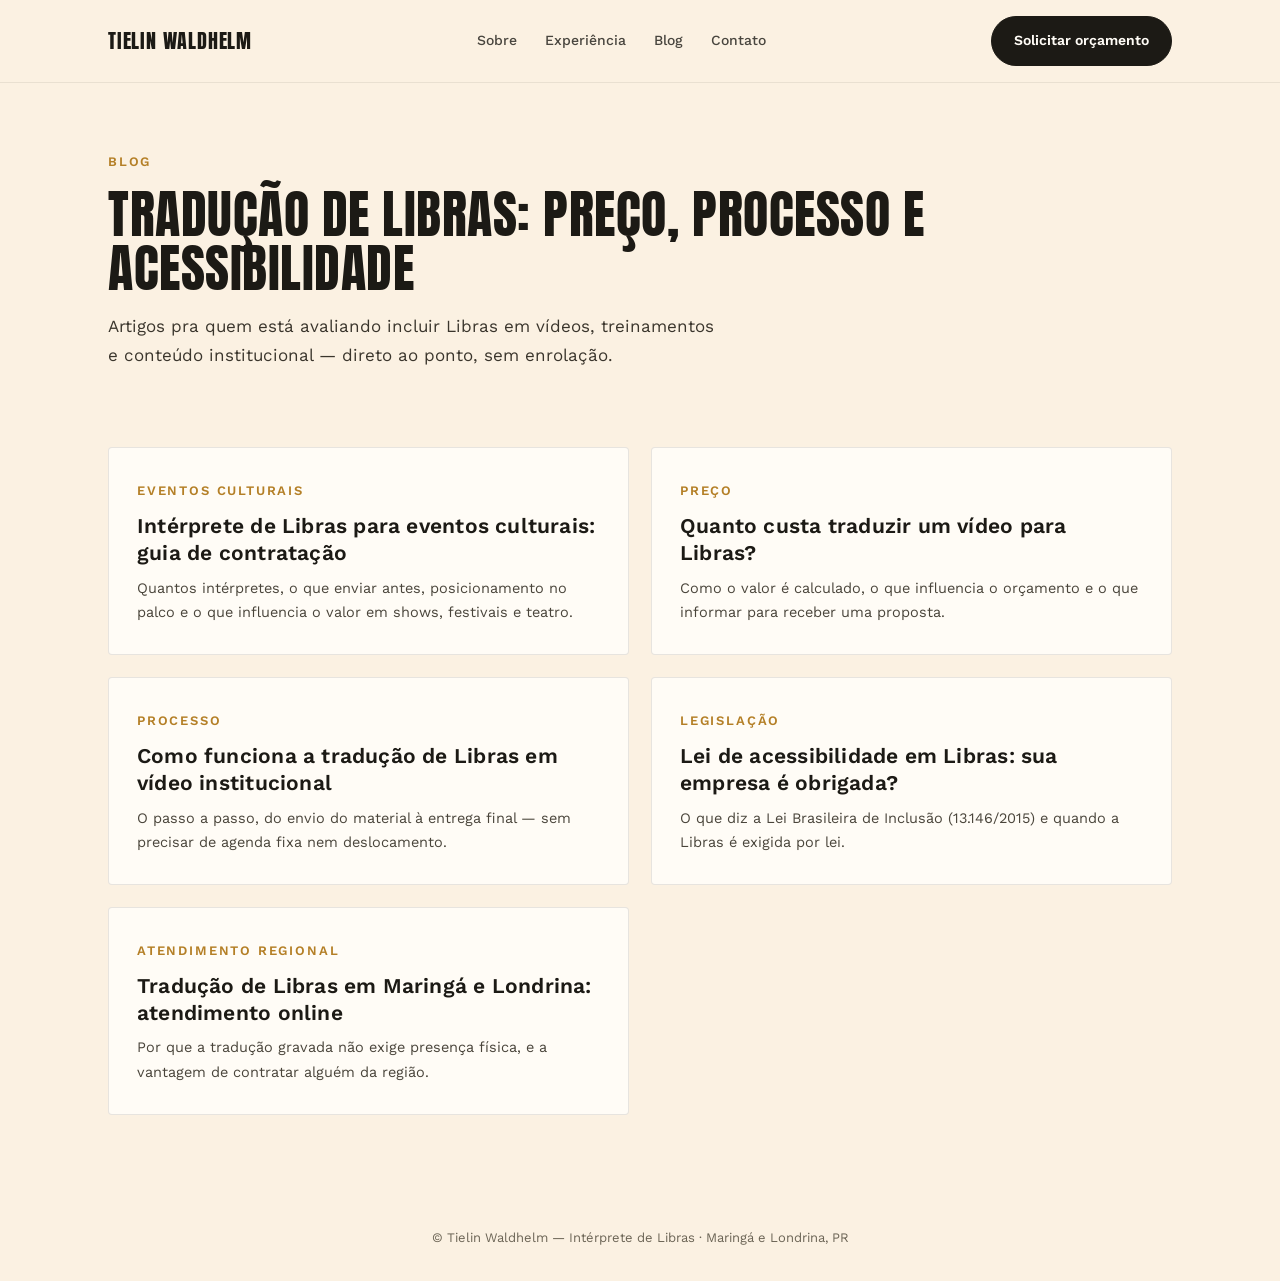
<file: blog/index.html>
<!DOCTYPE html>
<html lang="pt-BR">
<head>
<meta charset="UTF-8">
<meta name="viewport" content="width=device-width, initial-scale=1.0">
<title>Blog | Tradução e Interpretação de Libras — Tielin Waldhelm</title>
<meta name="description" content="Artigos sobre tradução de vídeo em Libras: preço, funcionamento, legislação de acessibilidade e atendimento em Maringá e Londrina.">
<meta name="robots" content="index, follow">
<meta name="author" content="Tielin Waldhelm">
<link rel="canonical" href="https://tielinlibras.com.br/blog/">

<meta property="og:type" content="website">
<meta property="og:title" content="Blog | Tradução e Interpretação de Libras — Tielin Waldhelm">
<meta property="og:description" content="Artigos sobre tradução de vídeo em Libras: preço, funcionamento, legislação e atendimento em Maringá e Londrina.">
<meta property="og:locale" content="pt_BR">
<meta property="og:url" content="https://tielinlibras.com.br/blog/">
<meta property="og:site_name" content="Tielin Waldhelm — Intérprete de Libras">

<link rel="preconnect" href="https://fonts.googleapis.com">
<link rel="preconnect" href="https://fonts.gstatic.com" crossorigin>
<link href="https://fonts.googleapis.com/css2?family=Anton&family=Work+Sans:wght@400;500;600&display=swap" rel="stylesheet">
<link rel="stylesheet" href="blog.css">
</head>
<body>

<header class="nav">
  <div class="nav-inner">
    <a class="logo" href="../index.html">TIELIN WALDHELM</a>
    <ul class="navlinks">
      <li><a href="../index.html#sobre">Sobre</a></li>
      <li><a href="../index.html#experiencia">Experiência</a></li>
      <li><a href="index.html">Blog</a></li>
      <li><a href="../index.html#contato">Contato</a></li>
    </ul>
    <a class="btn" href="https://wa.me/5543999102424" target="_blank" rel="noopener">Solicitar orçamento</a>
  </div>
</header>

<main>
  <section class="blog-hero">
    <div class="wrap">
      <span class="eyebrow">Blog</span>
      <h1>Tradução de Libras: preço, processo e acessibilidade</h1>
      <p>Artigos pra quem está avaliando incluir Libras em vídeos, treinamentos e conteúdo institucional — direto ao ponto, sem enrolação.</p>
    </div>
  </section>

  <section>
    <div class="wrap">
      <div class="post-grid">

        <a class="post-card" href="interprete-libras-eventos-culturais.html">
          <span class="eyebrow">Eventos culturais</span>
          <h2>Intérprete de Libras para eventos culturais: guia de contratação</h2>
          <p>Quantos intérpretes, o que enviar antes, posicionamento no palco e o que influencia o valor em shows, festivais e teatro.</p>
        </a>

        <a class="post-card" href="quanto-custa-traducao-libras.html">
          <span class="eyebrow">Preço</span>
          <h2>Quanto custa traduzir um vídeo para Libras?</h2>
          <p>Como o valor é calculado, o que influencia o orçamento e o que informar para receber uma proposta.</p>
        </a>

        <a class="post-card" href="como-funciona-traducao-video-institucional.html">
          <span class="eyebrow">Processo</span>
          <h2>Como funciona a tradução de Libras em vídeo institucional</h2>
          <p>O passo a passo, do envio do material à entrega final — sem precisar de agenda fixa nem deslocamento.</p>
        </a>

        <a class="post-card" href="lei-acessibilidade-libras-empresas.html">
          <span class="eyebrow">Legislação</span>
          <h2>Lei de acessibilidade em Libras: sua empresa é obrigada?</h2>
          <p>O que diz a Lei Brasileira de Inclusão (13.146/2015) e quando a Libras é exigida por lei.</p>
        </a>

        <a class="post-card" href="traducao-libras-maringa-londrina-online.html">
          <span class="eyebrow">Atendimento regional</span>
          <h2>Tradução de Libras em Maringá e Londrina: atendimento online</h2>
          <p>Por que a tradução gravada não exige presença física, e a vantagem de contratar alguém da região.</p>
        </a>

      </div>
    </div>
  </section>
</main>

<footer>
  © Tielin Waldhelm — Intérprete de Libras · Maringá e Londrina, PR
</footer>
</body>
</html>
</file>
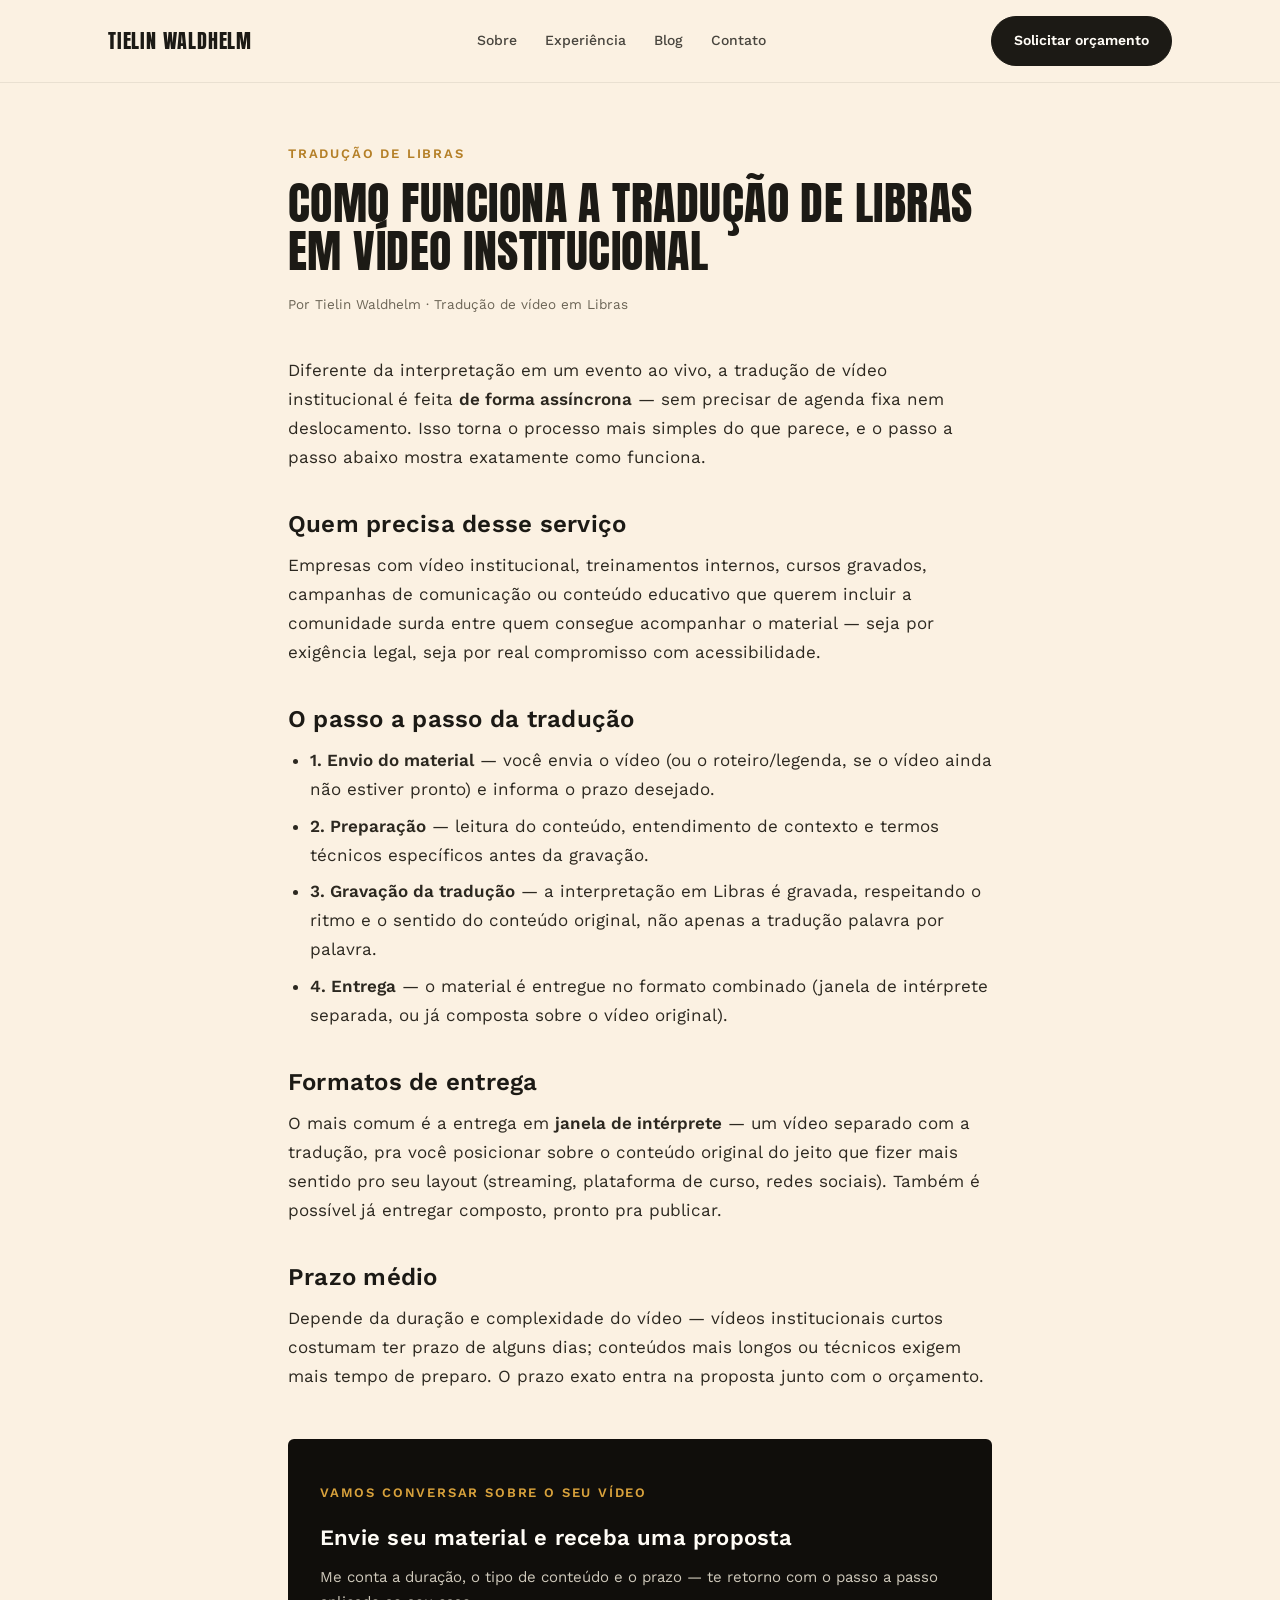
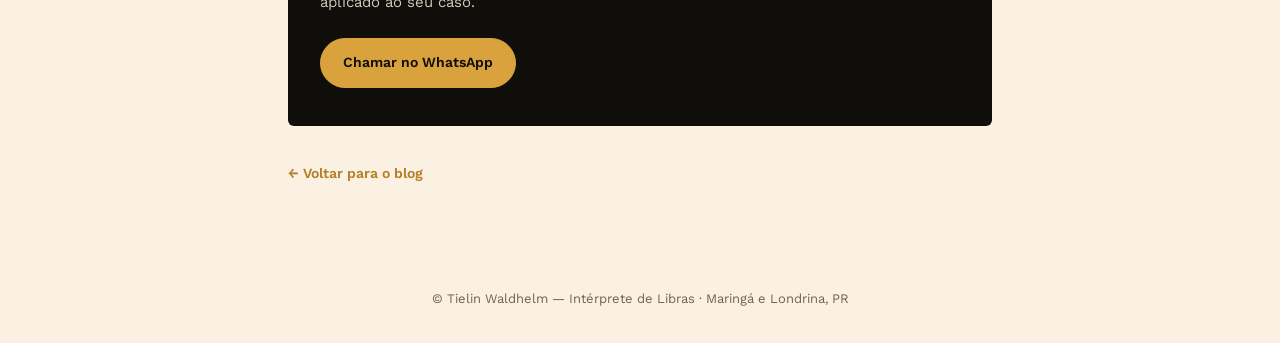
<file: blog/como-funciona-traducao-video-institucional.html>
<!DOCTYPE html>
<html lang="pt-BR">
<head>
<meta charset="UTF-8">
<meta name="viewport" content="width=device-width, initial-scale=1.0">
<title>Como Funciona a Tradução de Libras em Vídeo Institucional | Tielin Waldhelm</title>
<meta name="description" content="Veja o passo a passo de como funciona a tradução de vídeos institucionais e educativos para Libras, do envio do material à entrega final.">
<meta name="keywords" content="tradução de libras para vídeo institucional, como funciona tradução de libras, libras em vídeo de treinamento, acessibilidade em libras para empresas">
<meta name="robots" content="index, follow">
<meta name="author" content="Tielin Waldhelm">
<link rel="canonical" href="https://tielinlibras.com.br/blog/como-funciona-traducao-video-institucional.html">

<meta property="og:type" content="article">
<meta property="og:title" content="Como Funciona a Tradução de Libras em Vídeo Institucional">
<meta property="og:description" content="O passo a passo de como funciona a tradução de vídeos institucionais e educativos para Libras.">
<meta property="og:locale" content="pt_BR">
<meta property="og:url" content="https://tielinlibras.com.br/blog/como-funciona-traducao-video-institucional.html">
<meta property="og:site_name" content="Tielin Waldhelm — Intérprete de Libras">

<link rel="preconnect" href="https://fonts.googleapis.com">
<link rel="preconnect" href="https://fonts.gstatic.com" crossorigin>
<link href="https://fonts.googleapis.com/css2?family=Anton&family=Work+Sans:wght@400;500;600&display=swap" rel="stylesheet">
<link rel="stylesheet" href="blog.css">

<script type="application/ld+json">
{
  "@context": "https://schema.org",
  "@type": "Article",
  "headline": "Como funciona a tradução de Libras em vídeo institucional",
  "author": {"@type": "Person", "name": "Tielin Waldhelm"},
  "datePublished": "2026-07-13",
  "inLanguage": "pt-BR",
  "mainEntityOfPage": "https://tielinlibras.com.br/blog/como-funciona-traducao-video-institucional.html"
}
</script>
</head>
<body>

<header class="nav">
  <div class="nav-inner">
    <a class="logo" href="../index.html">TIELIN WALDHELM</a>
    <ul class="navlinks">
      <li><a href="../index.html#sobre">Sobre</a></li>
      <li><a href="../index.html#experiencia">Experiência</a></li>
      <li><a href="index.html">Blog</a></li>
      <li><a href="../index.html#contato">Contato</a></li>
    </ul>
    <a class="btn" href="https://wa.me/5543999102424" target="_blank" rel="noopener">Solicitar orçamento</a>
  </div>
</header>

<main>
  <section class="article-hero">
    <div class="wrap-article">
      <span class="eyebrow">Tradução de Libras</span>
      <h1>Como funciona a tradução de Libras em vídeo institucional</h1>
      <div class="article-meta">Por Tielin Waldhelm · Tradução de vídeo em Libras</div>
    </div>
  </section>

  <article>
    <div class="wrap-article">
      <p>Diferente da interpretação em um evento ao vivo, a tradução de vídeo institucional é feita <strong>de forma assíncrona</strong> — sem precisar de agenda fixa nem deslocamento. Isso torna o processo mais simples do que parece, e o passo a passo abaixo mostra exatamente como funciona.</p>

      <h2>Quem precisa desse serviço</h2>
      <p>Empresas com vídeo institucional, treinamentos internos, cursos gravados, campanhas de comunicação ou conteúdo educativo que querem incluir a comunidade surda entre quem consegue acompanhar o material — seja por exigência legal, seja por real compromisso com acessibilidade.</p>

      <h2>O passo a passo da tradução</h2>
      <ul>
        <li><strong>1. Envio do material</strong> — você envia o vídeo (ou o roteiro/legenda, se o vídeo ainda não estiver pronto) e informa o prazo desejado.</li>
        <li><strong>2. Preparação</strong> — leitura do conteúdo, entendimento de contexto e termos técnicos específicos antes da gravação.</li>
        <li><strong>3. Gravação da tradução</strong> — a interpretação em Libras é gravada, respeitando o ritmo e o sentido do conteúdo original, não apenas a tradução palavra por palavra.</li>
        <li><strong>4. Entrega</strong> — o material é entregue no formato combinado (janela de intérprete separada, ou já composta sobre o vídeo original).</li>
      </ul>

      <h2>Formatos de entrega</h2>
      <p>O mais comum é a entrega em <strong>janela de intérprete</strong> — um vídeo separado com a tradução, pra você posicionar sobre o conteúdo original do jeito que fizer mais sentido pro seu layout (streaming, plataforma de curso, redes sociais). Também é possível já entregar composto, pronto pra publicar.</p>

      <h2>Prazo médio</h2>
      <p>Depende da duração e complexidade do vídeo — vídeos institucionais curtos costumam ter prazo de alguns dias; conteúdos mais longos ou técnicos exigem mais tempo de preparo. O prazo exato entra na proposta junto com o orçamento.</p>

      <div class="cta-box">
        <span class="eyebrow">Vamos conversar sobre o seu vídeo</span>
        <h3>Envie seu material e receba uma proposta</h3>
        <p>Me conta a duração, o tipo de conteúdo e o prazo — te retorno com o passo a passo aplicado ao seu caso.</p>
        <a class="btn" href="https://wa.me/5543999102424" target="_blank" rel="noopener">Chamar no WhatsApp</a>
      </div>

      <a class="back-link" href="index.html">← Voltar para o blog</a>
    </div>
  </article>
</main>

<footer>
  © Tielin Waldhelm — Intérprete de Libras · Maringá e Londrina, PR
</footer>
</body>
</html>
</file>
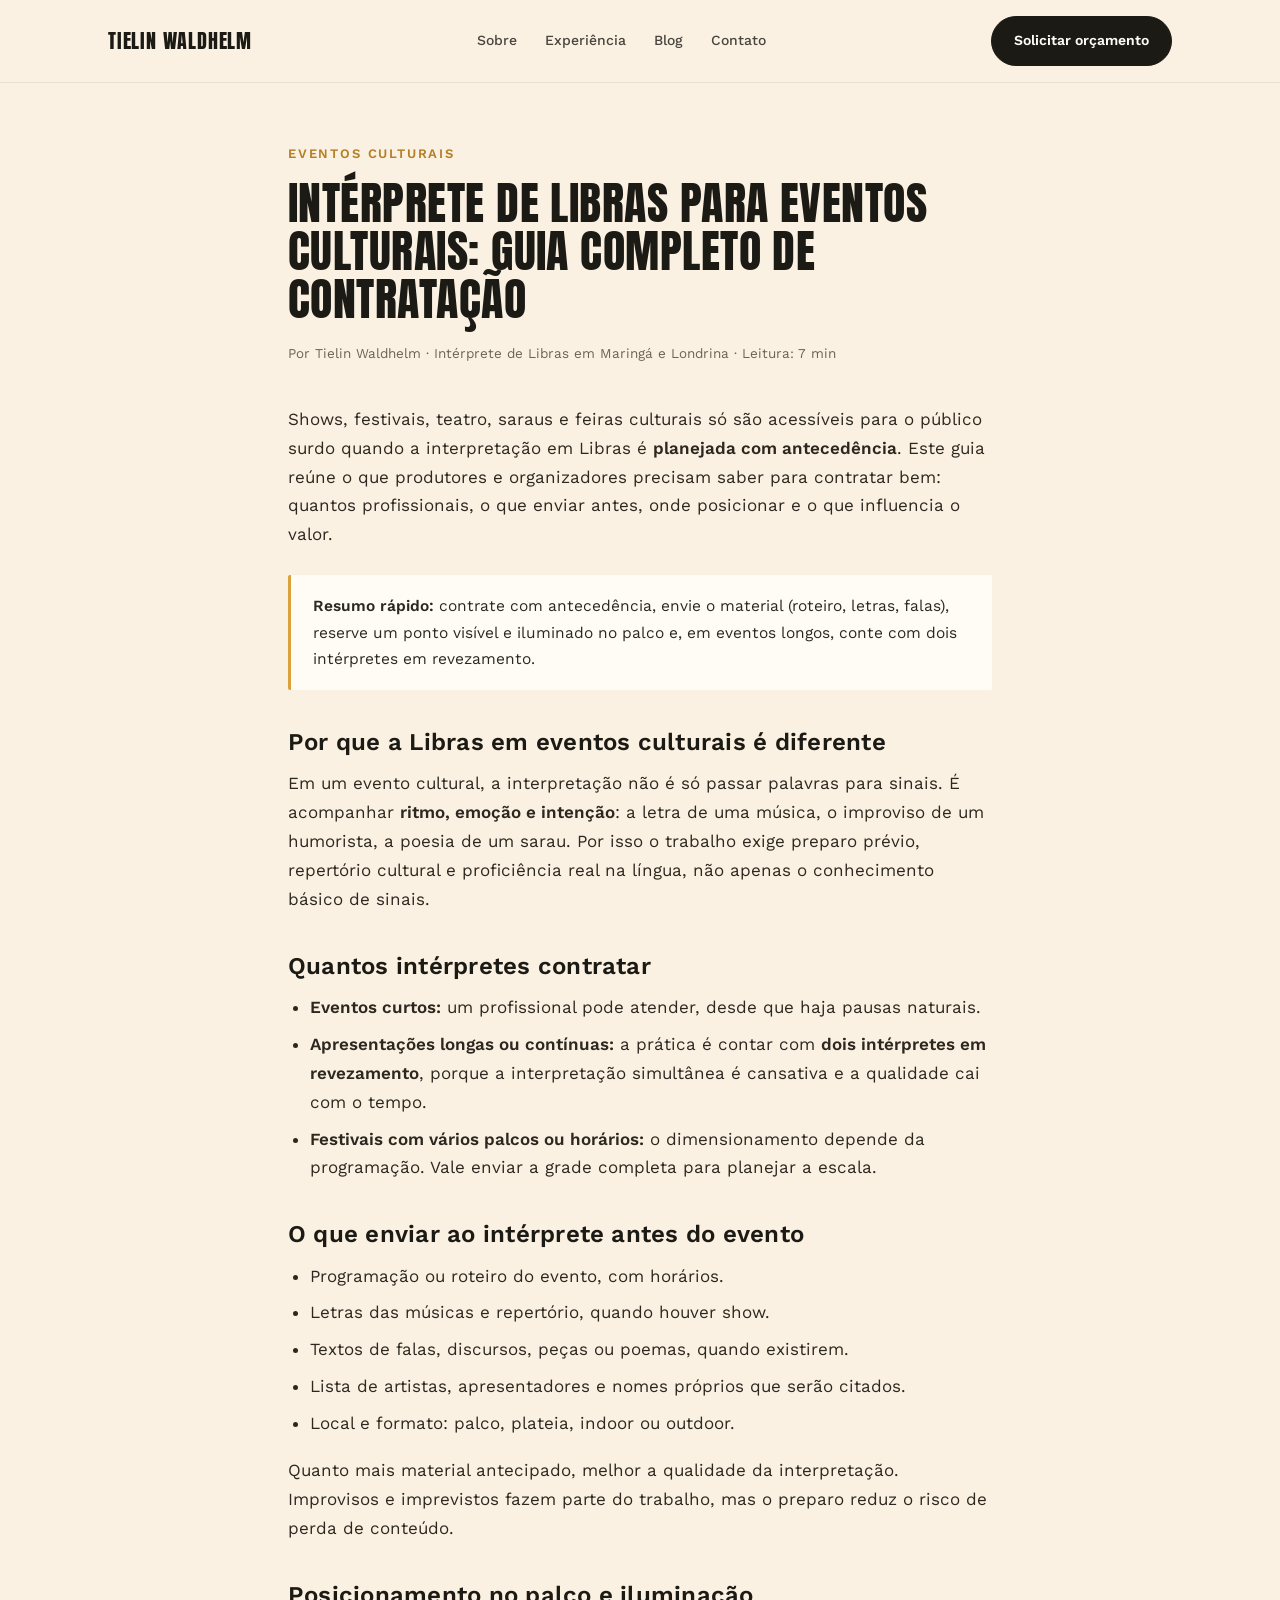
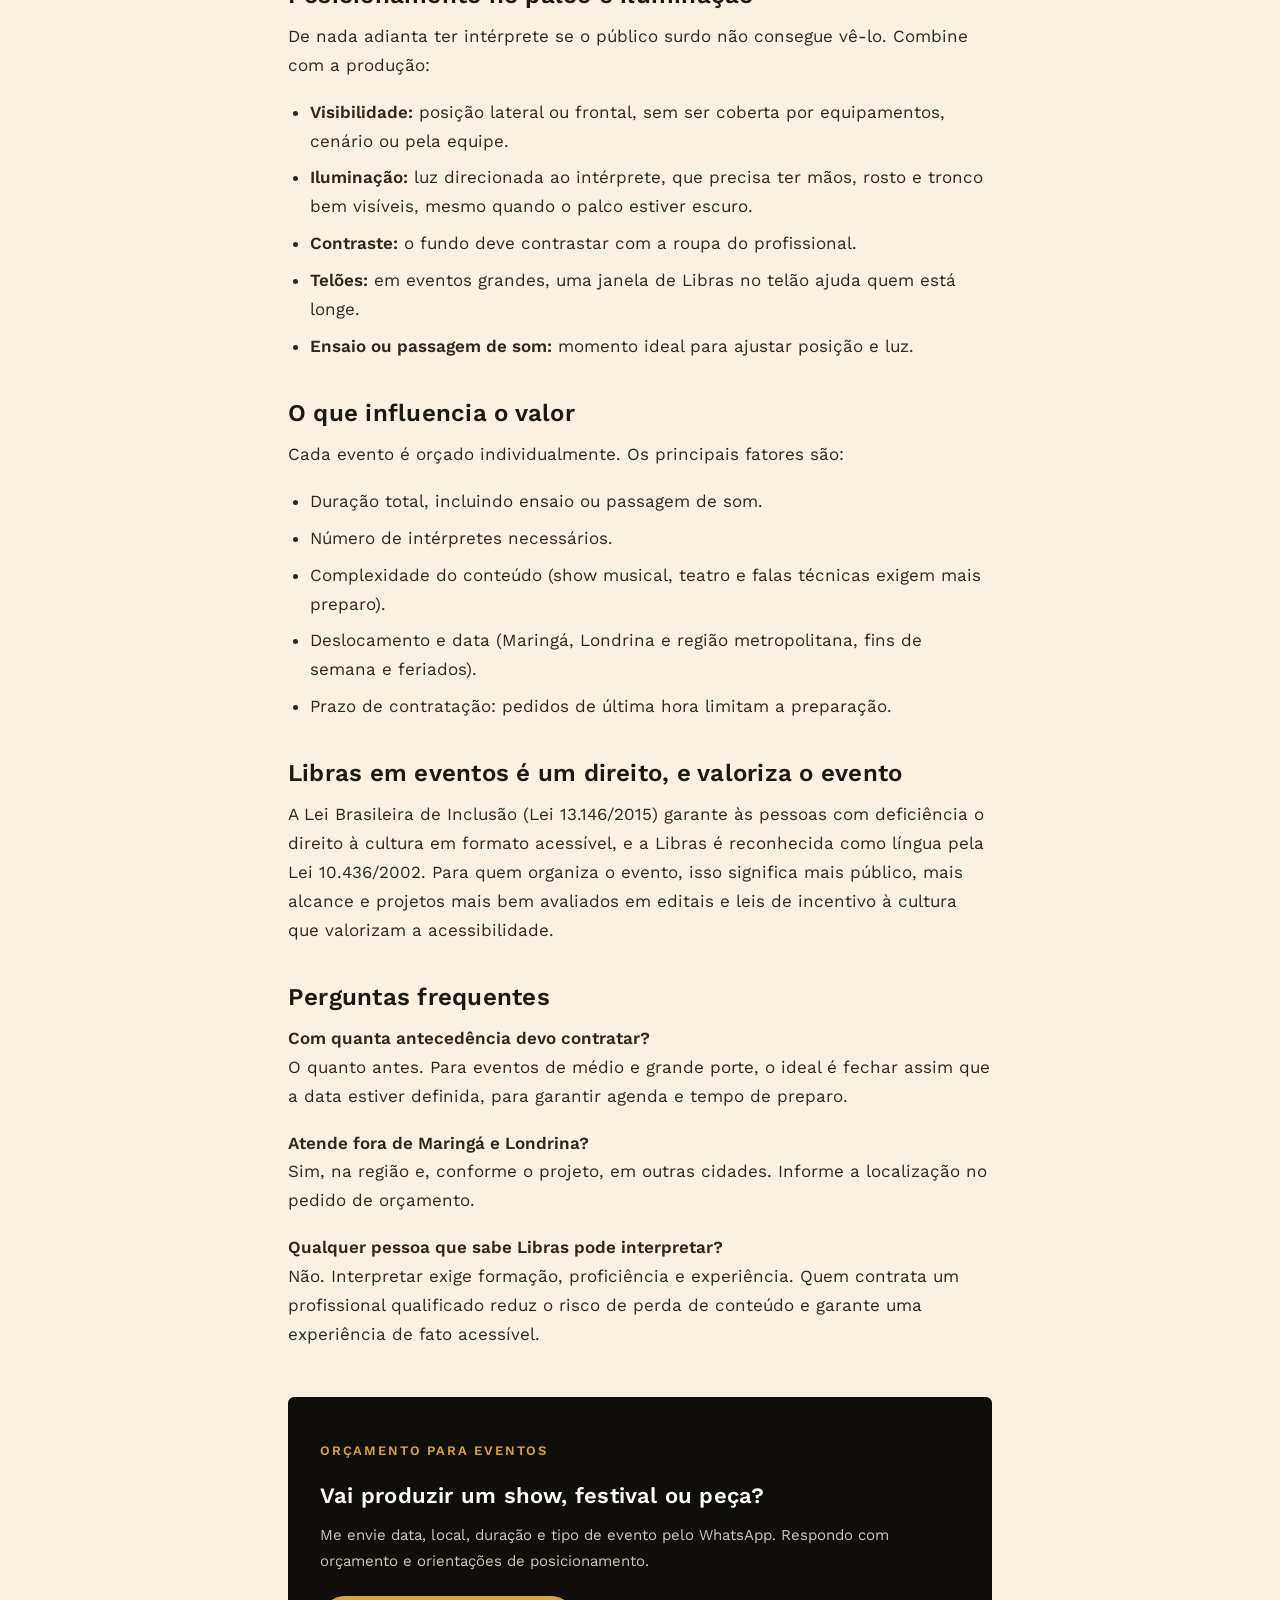
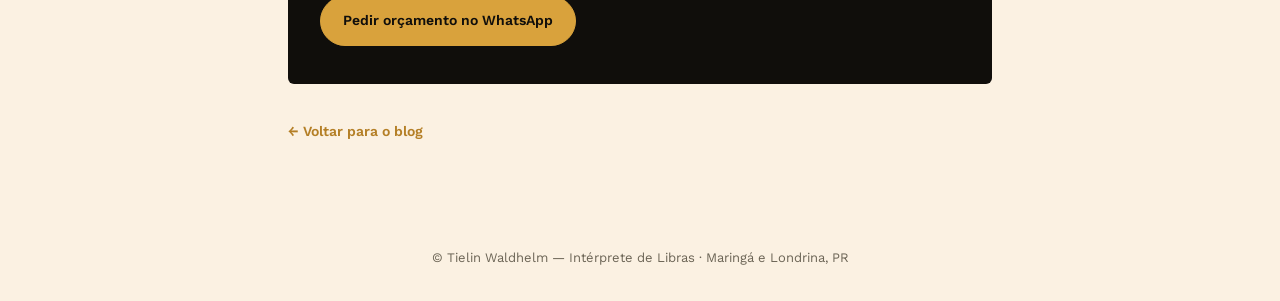
<file: blog/interprete-libras-eventos-culturais.html>
<!DOCTYPE html>
<html lang="pt-BR">
<head>
<meta charset="UTF-8">
<meta name="viewport" content="width=device-width, initial-scale=1.0">
<title>Intérprete de Libras para Eventos Culturais: Guia de Contratação | Tielin Waldhelm</title>
<meta name="description" content="Como contratar intérprete de Libras para shows, festivais, teatro e eventos culturais: quantos profissionais, o que enviar antes, posicionamento no palco e o que influencia o valor.">
<meta name="keywords" content="intérprete de libras para eventos, intérprete de libras shows, intérprete de libras teatro, intérprete de libras festival, intérprete de libras Maringá, intérprete de libras Londrina, contratar intérprete de libras">
<meta name="robots" content="index, follow">
<meta name="author" content="Tielin Waldhelm">
<link rel="canonical" href="https://tielinlibras.com.br/blog/interprete-libras-eventos-culturais.html">

<meta property="og:type" content="article">
<meta property="og:title" content="Intérprete de Libras para eventos culturais: guia de contratação">
<meta property="og:description" content="Quantos intérpretes, o que enviar antes, posicionamento e o que influencia o valor em shows, festivais e teatro.">
<meta property="og:locale" content="pt_BR">
<meta property="og:url" content="https://tielinlibras.com.br/blog/interprete-libras-eventos-culturais.html">
<meta property="og:site_name" content="Tielin Waldhelm — Intérprete de Libras">

<link rel="preconnect" href="https://fonts.googleapis.com">
<link rel="preconnect" href="https://fonts.gstatic.com" crossorigin>
<link href="https://fonts.googleapis.com/css2?family=Anton&family=Work+Sans:wght@400;500;600&display=swap" rel="stylesheet">
<link rel="stylesheet" href="blog.css">

<script type="application/ld+json">
{
  "@context": "https://schema.org",
  "@type": "Article",
  "headline": "Intérprete de Libras para eventos culturais: guia completo de contratação",
  "author": {"@type": "Person", "name": "Tielin Waldhelm"},
  "datePublished": "2026-11-05",
  "inLanguage": "pt-BR",
  "mainEntityOfPage": "https://tielinlibras.com.br/blog/interprete-libras-eventos-culturais.html"
}
</script>
<script type="application/ld+json">
{
  "@context": "https://schema.org",
  "@type": "FAQPage",
  "mainEntity": [
    {"@type": "Question", "name": "Quantos intérpretes de Libras preciso contratar para um evento?",
     "acceptedAnswer": {"@type": "Answer", "text": "Para apresentações longas, a prática profissional é contratar dois intérpretes que se revezam, porque a interpretação simultânea é cansativa e a qualidade cai com o tempo. Para eventos curtos, um profissional pode ser suficiente. O número ideal depende da duração e da complexidade do evento."}},
    {"@type": "Question", "name": "O que preciso enviar ao intérprete antes do evento?",
     "acceptedAnswer": {"@type": "Answer", "text": "Roteiro ou programação, letras de músicas, texto de falas, lista de artistas e nomes, e o local com a posição do palco. Quanto mais material antecipado, melhor a preparação."}},
    {"@type": "Question", "name": "Onde o intérprete deve ficar no palco?",
     "acceptedAnswer": {"@type": "Answer", "text": "Em local bem iluminado, visível para o público surdo, com fundo que contraste com a roupa, sem ser coberto por equipamentos ou pela produção. O ideal é combinar a posição na passagem de som ou no ensaio."}},
    {"@type": "Question", "name": "Como pedir orçamento de intérprete de Libras para evento?",
     "acceptedAnswer": {"@type": "Answer", "text": "Pelo WhatsApp (43) 99910-2424, informando data, local, duração, tipo de evento e se há ensaio ou material prévio."}}
  ]
}
</script>
</head>
<body>

<header class="nav">
  <div class="nav-inner">
    <a class="logo" href="../index.html">TIELIN WALDHELM</a>
    <ul class="navlinks">
      <li><a href="../index.html#sobre">Sobre</a></li>
      <li><a href="../index.html#experiencia">Experiência</a></li>
      <li><a href="index.html">Blog</a></li>
      <li><a href="../index.html#contato">Contato</a></li>
    </ul>
    <a class="btn" href="https://wa.me/5543999102424" target="_blank" rel="noopener">Solicitar orçamento</a>
  </div>
</header>

<main>
  <section class="article-hero">
    <div class="wrap-article">
      <span class="eyebrow">Eventos culturais</span>
      <h1>Intérprete de Libras para eventos culturais: guia completo de contratação</h1>
      <div class="article-meta">Por Tielin Waldhelm · Intérprete de Libras em Maringá e Londrina · Leitura: 7 min</div>
    </div>
  </section>

  <article>
    <div class="wrap-article">
      <p>Shows, festivais, teatro, saraus e feiras culturais só são acessíveis para o público surdo quando a interpretação em Libras é <strong>planejada com antecedência</strong>. Este guia reúne o que produtores e organizadores precisam saber para contratar bem: quantos profissionais, o que enviar antes, onde posicionar e o que influencia o valor.</p>

      <div class="callout"><strong>Resumo rápido:</strong> contrate com antecedência, envie o material (roteiro, letras, falas), reserve um ponto visível e iluminado no palco e, em eventos longos, conte com dois intérpretes em revezamento.</div>

      <h2>Por que a Libras em eventos culturais é diferente</h2>
      <p>Em um evento cultural, a interpretação não é só passar palavras para sinais. É acompanhar <strong>ritmo, emoção e intenção</strong>: a letra de uma música, o improviso de um humorista, a poesia de um sarau. Por isso o trabalho exige preparo prévio, repertório cultural e proficiência real na língua, não apenas o conhecimento básico de sinais.</p>

      <h2>Quantos intérpretes contratar</h2>
      <ul>
        <li><strong>Eventos curtos:</strong> um profissional pode atender, desde que haja pausas naturais.</li>
        <li><strong>Apresentações longas ou contínuas:</strong> a prática é contar com <strong>dois intérpretes em revezamento</strong>, porque a interpretação simultânea é cansativa e a qualidade cai com o tempo.</li>
        <li><strong>Festivais com vários palcos ou horários:</strong> o dimensionamento depende da programação. Vale enviar a grade completa para planejar a escala.</li>
      </ul>

      <h2>O que enviar ao intérprete antes do evento</h2>
      <ul>
        <li>Programação ou roteiro do evento, com horários.</li>
        <li>Letras das músicas e repertório, quando houver show.</li>
        <li>Textos de falas, discursos, peças ou poemas, quando existirem.</li>
        <li>Lista de artistas, apresentadores e nomes próprios que serão citados.</li>
        <li>Local e formato: palco, plateia, indoor ou outdoor.</li>
      </ul>
      <p>Quanto mais material antecipado, melhor a qualidade da interpretação. Improvisos e imprevistos fazem parte do trabalho, mas o preparo reduz o risco de perda de conteúdo.</p>

      <h2>Posicionamento no palco e iluminação</h2>
      <p>De nada adianta ter intérprete se o público surdo não consegue vê-lo. Combine com a produção:</p>
      <ul>
        <li><strong>Visibilidade:</strong> posição lateral ou frontal, sem ser coberta por equipamentos, cenário ou pela equipe.</li>
        <li><strong>Iluminação:</strong> luz direcionada ao intérprete, que precisa ter mãos, rosto e tronco bem visíveis, mesmo quando o palco estiver escuro.</li>
        <li><strong>Contraste:</strong> o fundo deve contrastar com a roupa do profissional.</li>
        <li><strong>Telões:</strong> em eventos grandes, uma janela de Libras no telão ajuda quem está longe.</li>
        <li><strong>Ensaio ou passagem de som:</strong> momento ideal para ajustar posição e luz.</li>
      </ul>

      <h2>O que influencia o valor</h2>
      <p>Cada evento é orçado individualmente. Os principais fatores são:</p>
      <ul>
        <li>Duração total, incluindo ensaio ou passagem de som.</li>
        <li>Número de intérpretes necessários.</li>
        <li>Complexidade do conteúdo (show musical, teatro e falas técnicas exigem mais preparo).</li>
        <li>Deslocamento e data (Maringá, Londrina e região metropolitana, fins de semana e feriados).</li>
        <li>Prazo de contratação: pedidos de última hora limitam a preparação.</li>
      </ul>

      <h2>Libras em eventos é um direito, e valoriza o evento</h2>
      <p>A Lei Brasileira de Inclusão (Lei 13.146/2015) garante às pessoas com deficiência o direito à cultura em formato acessível, e a Libras é reconhecida como língua pela Lei 10.436/2002. Para quem organiza o evento, isso significa mais público, mais alcance e projetos mais bem avaliados em editais e leis de incentivo à cultura que valorizam a acessibilidade.</p>

      <h2>Perguntas frequentes</h2>
      <p><strong>Com quanta antecedência devo contratar?</strong><br>O quanto antes. Para eventos de médio e grande porte, o ideal é fechar assim que a data estiver definida, para garantir agenda e tempo de preparo.</p>
      <p><strong>Atende fora de Maringá e Londrina?</strong><br>Sim, na região e, conforme o projeto, em outras cidades. Informe a localização no pedido de orçamento.</p>
      <p><strong>Qualquer pessoa que sabe Libras pode interpretar?</strong><br>Não. Interpretar exige formação, proficiência e experiência. Quem contrata um profissional qualificado reduz o risco de perda de conteúdo e garante uma experiência de fato acessível.</p>

      <div class="cta-box">
        <span class="eyebrow">Orçamento para eventos</span>
        <h3>Vai produzir um show, festival ou peça?</h3>
        <p>Me envie data, local, duração e tipo de evento pelo WhatsApp. Respondo com orçamento e orientações de posicionamento.</p>
        <a class="btn" href="https://wa.me/5543999102424" target="_blank" rel="noopener">Pedir orçamento no WhatsApp</a>
      </div>

      <a class="back-link" href="index.html">← Voltar para o blog</a>
    </div>
  </article>
</main>

<footer>
  © Tielin Waldhelm — Intérprete de Libras · Maringá e Londrina, PR
</footer>
</body>
</html>
</file>
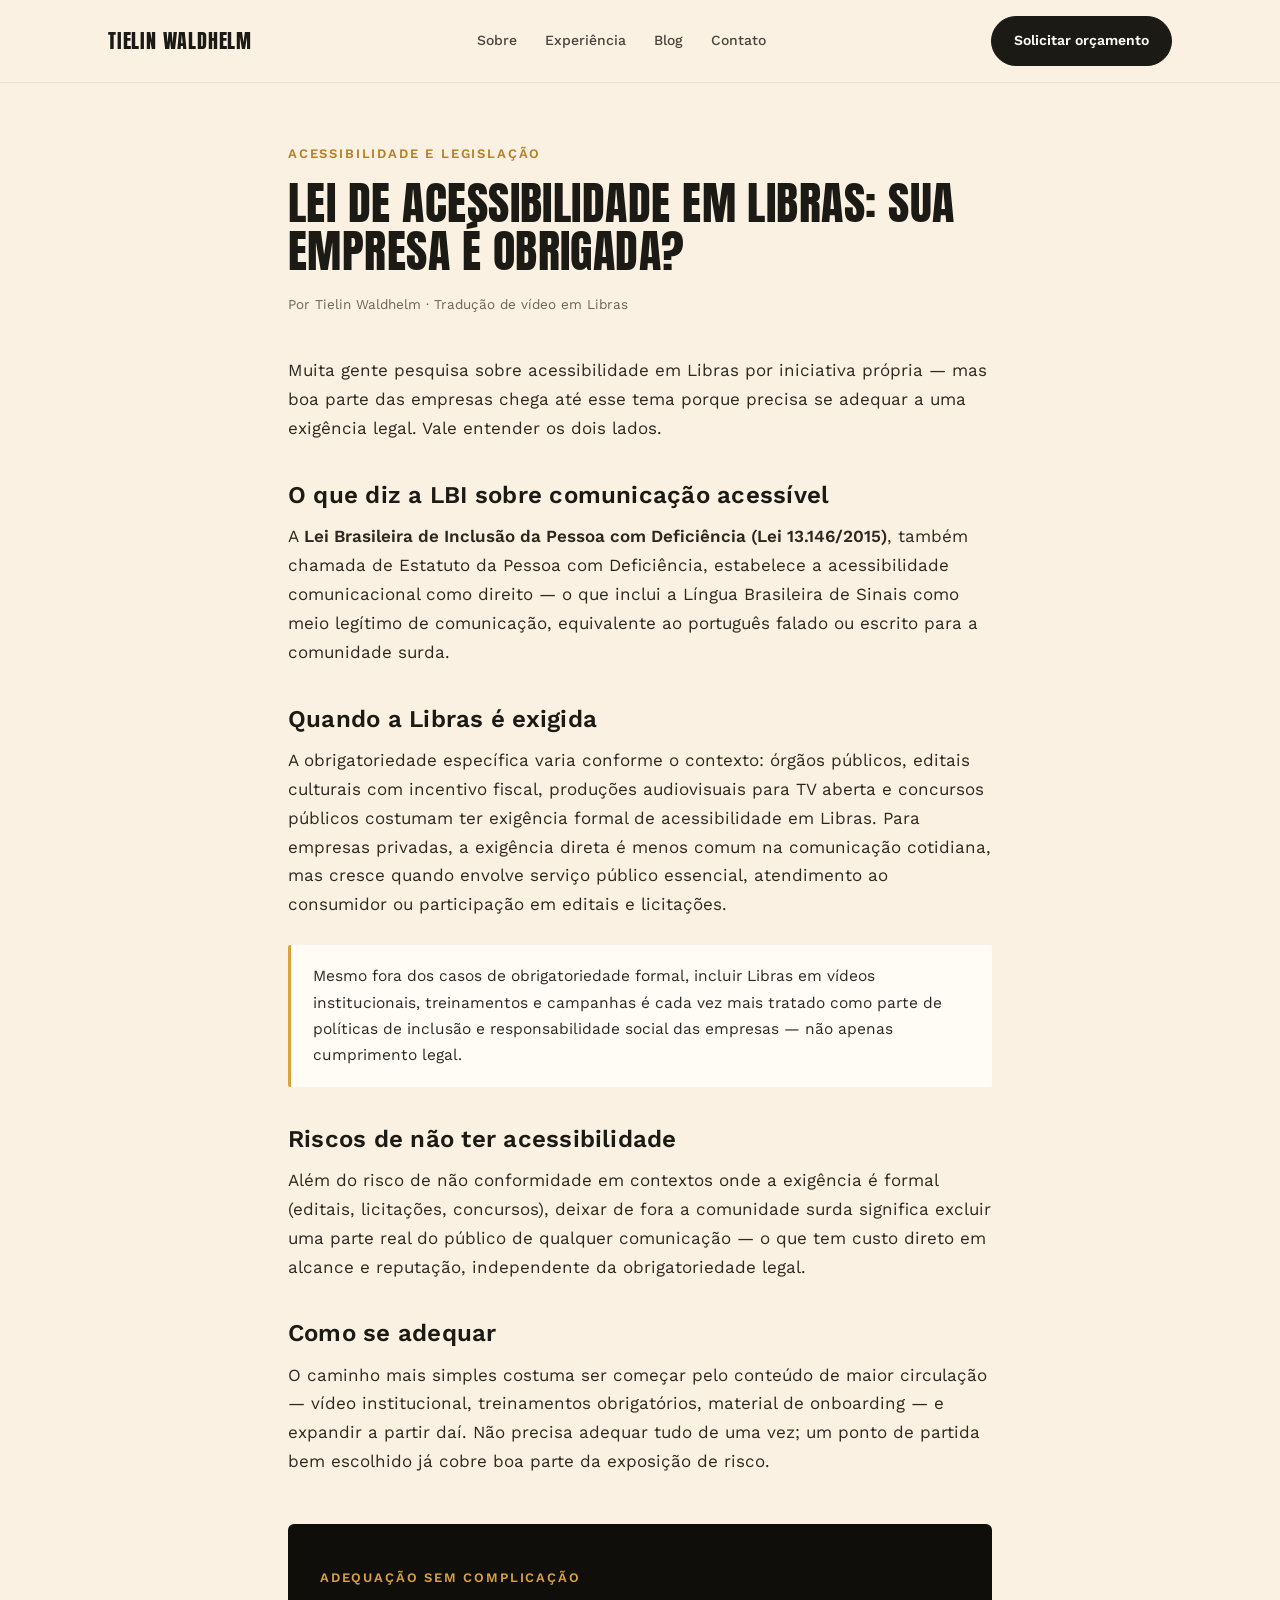
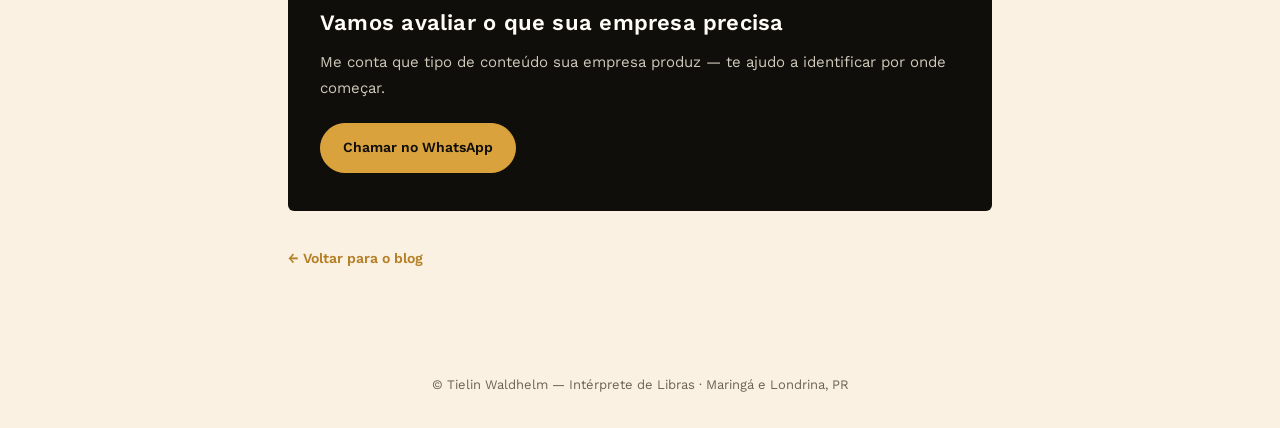
<file: blog/lei-acessibilidade-libras-empresas.html>
<!DOCTYPE html>
<html lang="pt-BR">
<head>
<meta charset="UTF-8">
<meta name="viewport" content="width=device-width, initial-scale=1.0">
<title>Lei de Acessibilidade em Libras: Sua Empresa é Obrigada? | Tielin Waldhelm</title>
<meta name="description" content="Entenda o que diz a Lei Brasileira de Inclusão (Lei 13.146/2015) sobre acessibilidade em Libras e quando sua empresa precisa se adequar.">
<meta name="keywords" content="lei de acessibilidade libras empresas, lei brasileira de inclusão libras, LBI 13146, empresa é obrigada a ter libras, acessibilidade comunicacional">
<meta name="robots" content="index, follow">
<meta name="author" content="Tielin Waldhelm">
<link rel="canonical" href="https://tielinlibras.com.br/blog/lei-acessibilidade-libras-empresas.html">

<meta property="og:type" content="article">
<meta property="og:title" content="Lei de Acessibilidade em Libras: Sua Empresa é Obrigada?">
<meta property="og:description" content="O que diz a Lei Brasileira de Inclusão sobre acessibilidade em Libras e quando ela se aplica à sua empresa.">
<meta property="og:locale" content="pt_BR">
<meta property="og:url" content="https://tielinlibras.com.br/blog/lei-acessibilidade-libras-empresas.html">
<meta property="og:site_name" content="Tielin Waldhelm — Intérprete de Libras">

<link rel="preconnect" href="https://fonts.googleapis.com">
<link rel="preconnect" href="https://fonts.gstatic.com" crossorigin>
<link href="https://fonts.googleapis.com/css2?family=Anton&family=Work+Sans:wght@400;500;600&display=swap" rel="stylesheet">
<link rel="stylesheet" href="blog.css">

<script type="application/ld+json">
{
  "@context": "https://schema.org",
  "@type": "Article",
  "headline": "Lei de acessibilidade em Libras: sua empresa é obrigada?",
  "author": {"@type": "Person", "name": "Tielin Waldhelm"},
  "datePublished": "2026-07-13",
  "inLanguage": "pt-BR",
  "mainEntityOfPage": "https://tielinlibras.com.br/blog/lei-acessibilidade-libras-empresas.html"
}
</script>
</head>
<body>

<header class="nav">
  <div class="nav-inner">
    <a class="logo" href="../index.html">TIELIN WALDHELM</a>
    <ul class="navlinks">
      <li><a href="../index.html#sobre">Sobre</a></li>
      <li><a href="../index.html#experiencia">Experiência</a></li>
      <li><a href="index.html">Blog</a></li>
      <li><a href="../index.html#contato">Contato</a></li>
    </ul>
    <a class="btn" href="https://wa.me/5543999102424" target="_blank" rel="noopener">Solicitar orçamento</a>
  </div>
</header>

<main>
  <section class="article-hero">
    <div class="wrap-article">
      <span class="eyebrow">Acessibilidade e legislação</span>
      <h1>Lei de acessibilidade em Libras: sua empresa é obrigada?</h1>
      <div class="article-meta">Por Tielin Waldhelm · Tradução de vídeo em Libras</div>
    </div>
  </section>

  <article>
    <div class="wrap-article">
      <p>Muita gente pesquisa sobre acessibilidade em Libras por iniciativa própria — mas boa parte das empresas chega até esse tema porque precisa se adequar a uma exigência legal. Vale entender os dois lados.</p>

      <h2>O que diz a LBI sobre comunicação acessível</h2>
      <p>A <strong>Lei Brasileira de Inclusão da Pessoa com Deficiência (Lei 13.146/2015)</strong>, também chamada de Estatuto da Pessoa com Deficiência, estabelece a acessibilidade comunicacional como direito — o que inclui a Língua Brasileira de Sinais como meio legítimo de comunicação, equivalente ao português falado ou escrito para a comunidade surda.</p>

      <h2>Quando a Libras é exigida</h2>
      <p>A obrigatoriedade específica varia conforme o contexto: órgãos públicos, editais culturais com incentivo fiscal, produções audiovisuais para TV aberta e concursos públicos costumam ter exigência formal de acessibilidade em Libras. Para empresas privadas, a exigência direta é menos comum na comunicação cotidiana, mas cresce quando envolve serviço público essencial, atendimento ao consumidor ou participação em editais e licitações.</p>

      <div class="callout">Mesmo fora dos casos de obrigatoriedade formal, incluir Libras em vídeos institucionais, treinamentos e campanhas é cada vez mais tratado como parte de políticas de inclusão e responsabilidade social das empresas — não apenas cumprimento legal.</div>

      <h2>Riscos de não ter acessibilidade</h2>
      <p>Além do risco de não conformidade em contextos onde a exigência é formal (editais, licitações, concursos), deixar de fora a comunidade surda significa excluir uma parte real do público de qualquer comunicação — o que tem custo direto em alcance e reputação, independente da obrigatoriedade legal.</p>

      <h2>Como se adequar</h2>
      <p>O caminho mais simples costuma ser começar pelo conteúdo de maior circulação — vídeo institucional, treinamentos obrigatórios, material de onboarding — e expandir a partir daí. Não precisa adequar tudo de uma vez; um ponto de partida bem escolhido já cobre boa parte da exposição de risco.</p>

      <div class="cta-box">
        <span class="eyebrow">Adequação sem complicação</span>
        <h3>Vamos avaliar o que sua empresa precisa</h3>
        <p>Me conta que tipo de conteúdo sua empresa produz — te ajudo a identificar por onde começar.</p>
        <a class="btn" href="https://wa.me/5543999102424" target="_blank" rel="noopener">Chamar no WhatsApp</a>
      </div>

      <a class="back-link" href="index.html">← Voltar para o blog</a>
    </div>
  </article>
</main>

<footer>
  © Tielin Waldhelm — Intérprete de Libras · Maringá e Londrina, PR
</footer>
</body>
</html>
</file>
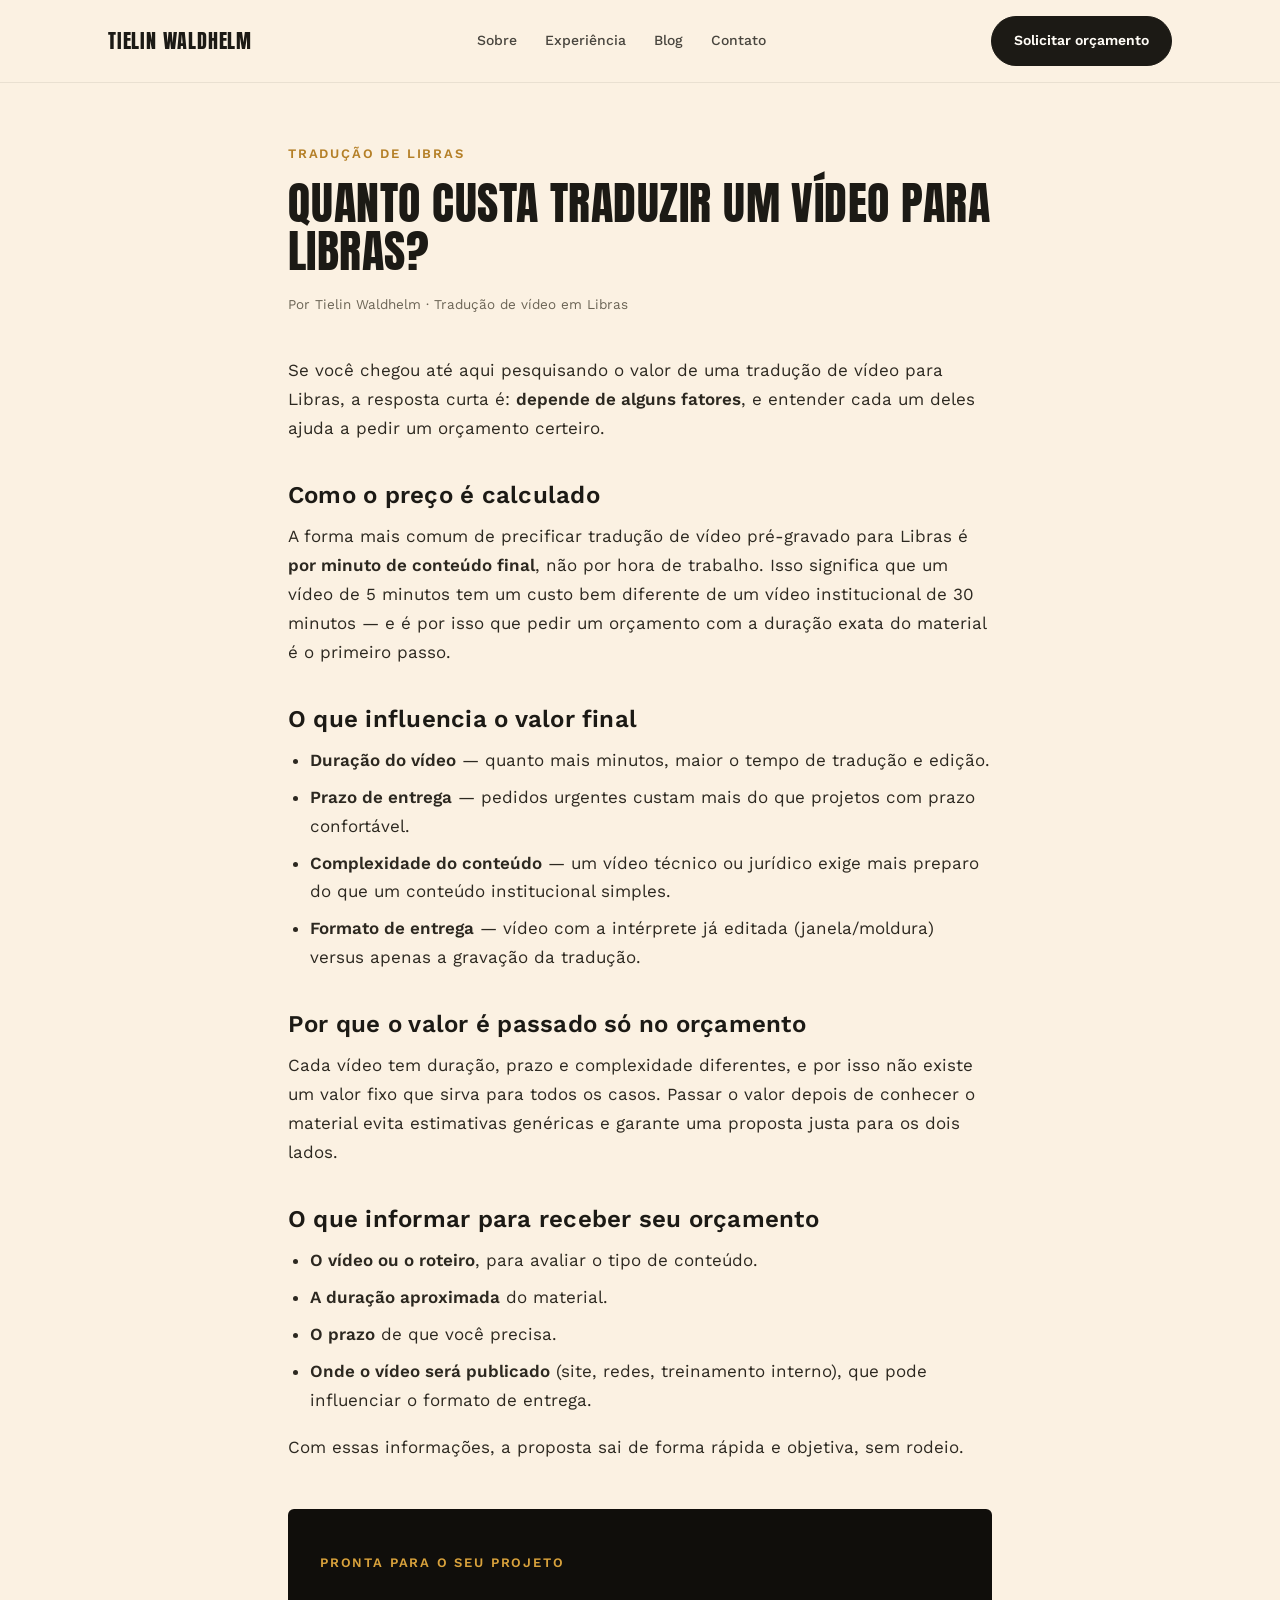
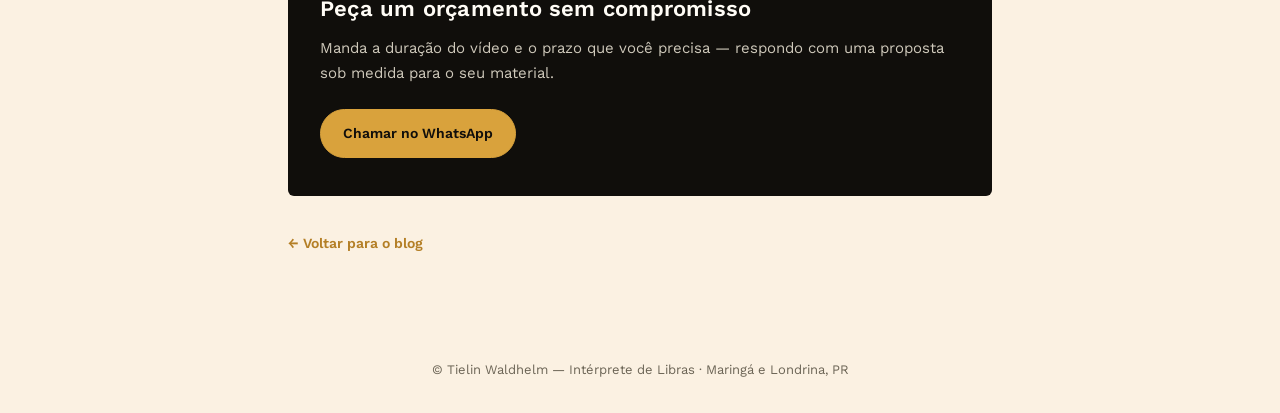
<file: blog/quanto-custa-traducao-libras.html>
<!DOCTYPE html>
<html lang="pt-BR">
<head>
<meta charset="UTF-8">
<meta name="viewport" content="width=device-width, initial-scale=1.0">
<title>Quanto Custa Traduzir um Vídeo para Libras? | Tielin Waldhelm</title>
<meta name="description" content="Entenda como é calculado o valor da tradução de vídeo para Libras, o que influencia o orçamento e o que informar para receber uma proposta personalizada.">
<meta name="keywords" content="quanto custa tradução de libras, preço tradução de vídeo em libras, orçamento intérprete de libras, tradução de libras para vídeo institucional">
<meta name="robots" content="index, follow">
<meta name="author" content="Tielin Waldhelm">
<link rel="canonical" href="https://tielinlibras.com.br/blog/quanto-custa-traducao-libras.html">

<meta property="og:type" content="article">
<meta property="og:title" content="Quanto Custa Traduzir um Vídeo para Libras?">
<meta property="og:description" content="Como é calculado o valor da tradução de vídeo para Libras e o que informar para receber um orçamento.">
<meta property="og:locale" content="pt_BR">
<meta property="og:url" content="https://tielinlibras.com.br/blog/quanto-custa-traducao-libras.html">
<meta property="og:site_name" content="Tielin Waldhelm — Intérprete de Libras">

<link rel="preconnect" href="https://fonts.googleapis.com">
<link rel="preconnect" href="https://fonts.gstatic.com" crossorigin>
<link href="https://fonts.googleapis.com/css2?family=Anton&family=Work+Sans:wght@400;500;600&display=swap" rel="stylesheet">
<link rel="stylesheet" href="blog.css">

<script type="application/ld+json">
{
  "@context": "https://schema.org",
  "@type": "Article",
  "headline": "Quanto custa traduzir um vídeo para Libras?",
  "author": {"@type": "Person", "name": "Tielin Waldhelm"},
  "datePublished": "2026-07-13",
  "inLanguage": "pt-BR",
  "mainEntityOfPage": "https://tielinlibras.com.br/blog/quanto-custa-traducao-libras.html"
}
</script>
</head>
<body>

<header class="nav">
  <div class="nav-inner">
    <a class="logo" href="../index.html">TIELIN WALDHELM</a>
    <ul class="navlinks">
      <li><a href="../index.html#sobre">Sobre</a></li>
      <li><a href="../index.html#experiencia">Experiência</a></li>
      <li><a href="index.html">Blog</a></li>
      <li><a href="../index.html#contato">Contato</a></li>
    </ul>
    <a class="btn" href="https://wa.me/5543999102424" target="_blank" rel="noopener">Solicitar orçamento</a>
  </div>
</header>

<main>
  <section class="article-hero">
    <div class="wrap-article">
      <span class="eyebrow">Tradução de Libras</span>
      <h1>Quanto custa traduzir um vídeo para Libras?</h1>
      <div class="article-meta">Por Tielin Waldhelm · Tradução de vídeo em Libras</div>
    </div>
  </section>

  <article>
    <div class="wrap-article">
      <p>Se você chegou até aqui pesquisando o valor de uma tradução de vídeo para Libras, a resposta curta é: <strong>depende de alguns fatores</strong>, e entender cada um deles ajuda a pedir um orçamento certeiro.</p>

      <h2>Como o preço é calculado</h2>
      <p>A forma mais comum de precificar tradução de vídeo pré-gravado para Libras é <strong>por minuto de conteúdo final</strong>, não por hora de trabalho. Isso significa que um vídeo de 5 minutos tem um custo bem diferente de um vídeo institucional de 30 minutos — e é por isso que pedir um orçamento com a duração exata do material é o primeiro passo.</p>

      <h2>O que influencia o valor final</h2>
      <ul>
        <li><strong>Duração do vídeo</strong> — quanto mais minutos, maior o tempo de tradução e edição.</li>
        <li><strong>Prazo de entrega</strong> — pedidos urgentes custam mais do que projetos com prazo confortável.</li>
        <li><strong>Complexidade do conteúdo</strong> — um vídeo técnico ou jurídico exige mais preparo do que um conteúdo institucional simples.</li>
        <li><strong>Formato de entrega</strong> — vídeo com a intérprete já editada (janela/moldura) versus apenas a gravação da tradução.</li>
      </ul>

      <h2>Por que o valor é passado só no orçamento</h2>
      <p>Cada vídeo tem duração, prazo e complexidade diferentes, e por isso não existe um valor fixo que sirva para todos os casos. Passar o valor depois de conhecer o material evita estimativas genéricas e garante uma proposta justa para os dois lados.</p>

      <h2>O que informar para receber seu orçamento</h2>
      <ul>
        <li><strong>O vídeo ou o roteiro</strong>, para avaliar o tipo de conteúdo.</li>
        <li><strong>A duração aproximada</strong> do material.</li>
        <li><strong>O prazo</strong> de que você precisa.</li>
        <li><strong>Onde o vídeo será publicado</strong> (site, redes, treinamento interno), que pode influenciar o formato de entrega.</li>
      </ul>
      <p>Com essas informações, a proposta sai de forma rápida e objetiva, sem rodeio.</p>

      <div class="cta-box">
        <span class="eyebrow">Pronta para o seu projeto</span>
        <h3>Peça um orçamento sem compromisso</h3>
        <p>Manda a duração do vídeo e o prazo que você precisa — respondo com uma proposta sob medida para o seu material.</p>
        <a class="btn" href="https://wa.me/5543999102424" target="_blank" rel="noopener">Chamar no WhatsApp</a>
      </div>

      <a class="back-link" href="index.html">← Voltar para o blog</a>
    </div>
  </article>
</main>

<footer>
  © Tielin Waldhelm — Intérprete de Libras · Maringá e Londrina, PR
</footer>
</body>
</html>
</file>
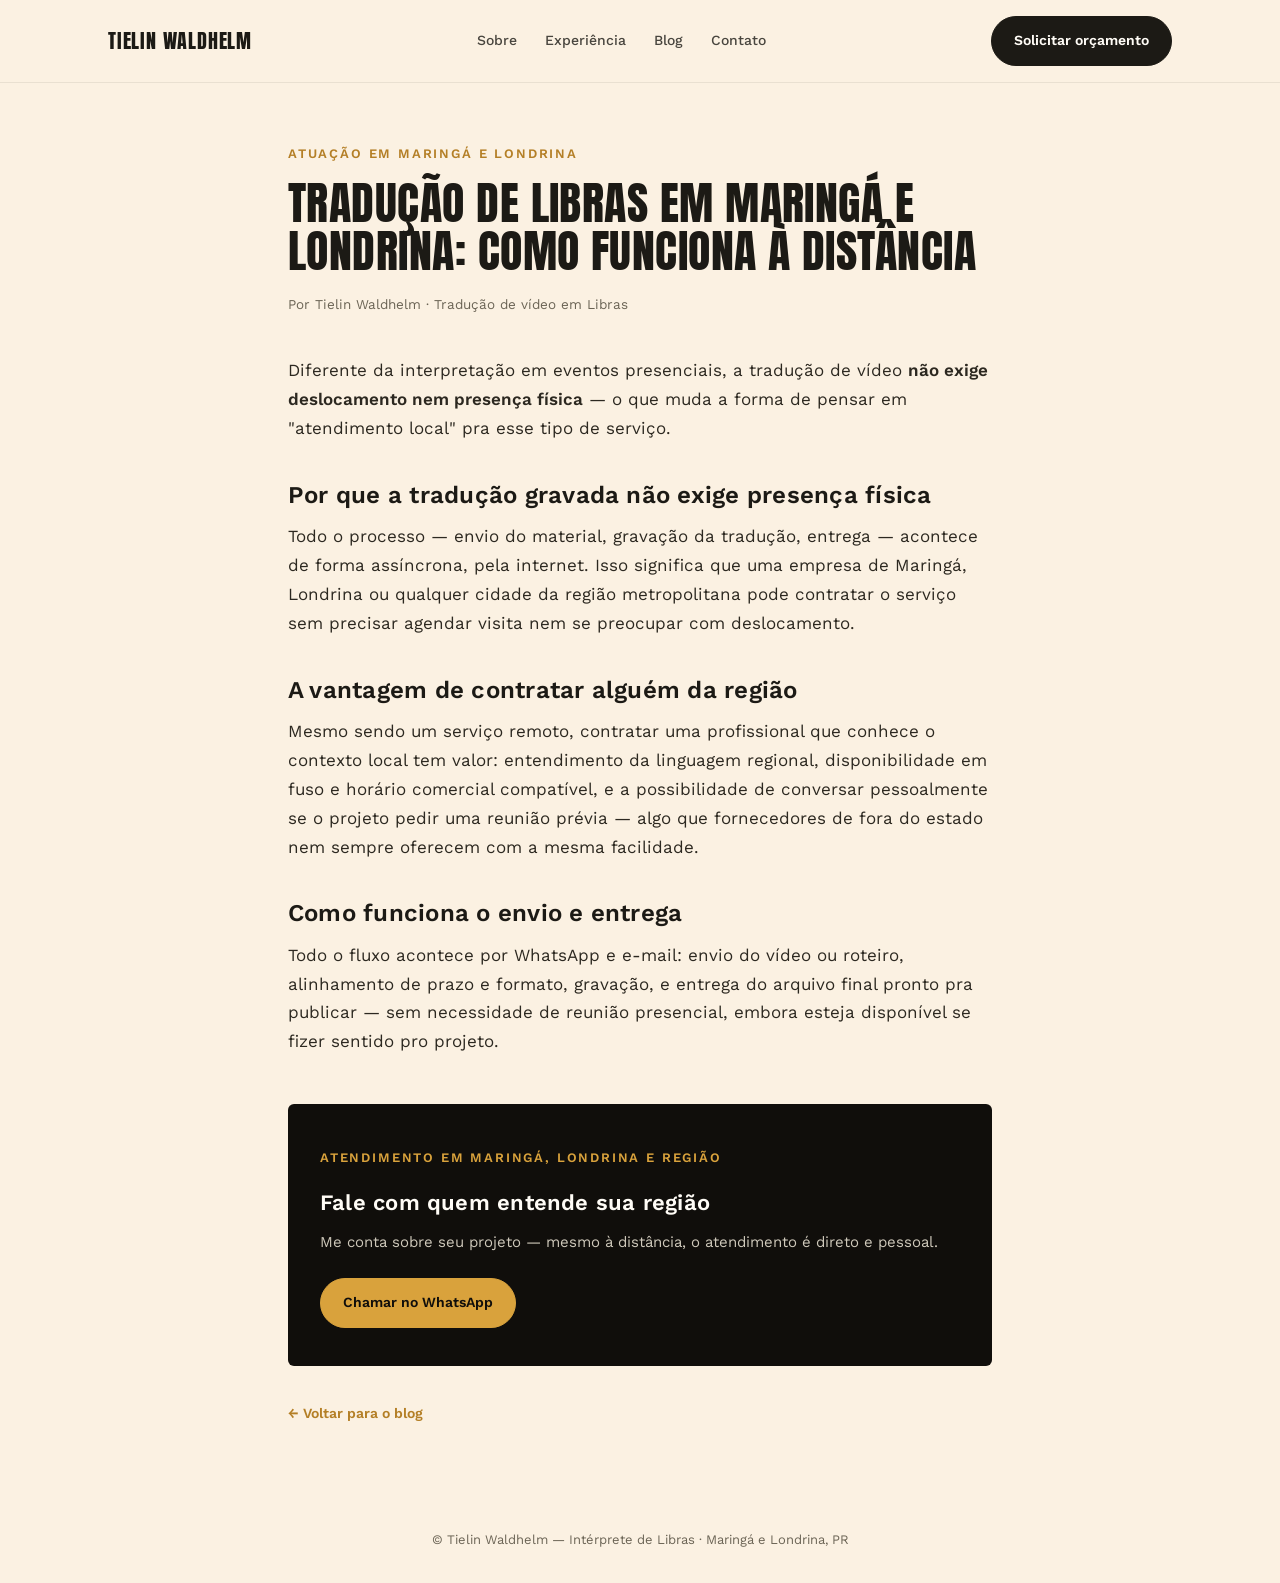
<file: blog/traducao-libras-maringa-londrina-online.html>
<!DOCTYPE html>
<html lang="pt-BR">
<head>
<meta charset="UTF-8">
<meta name="viewport" content="width=device-width, initial-scale=1.0">
<title>Tradução de Libras em Maringá e Londrina: Atendimento Online | Tielin Waldhelm</title>
<meta name="description" content="Tradução de vídeos para Libras para empresas de Maringá, Londrina e região — atendimento 100% online, sem precisar de deslocamento.">
<meta name="keywords" content="tradução de libras Maringá, tradução de libras Londrina, intérprete de libras online, tradução de libras à distância PR">
<meta name="robots" content="index, follow">
<meta name="author" content="Tielin Waldhelm">
<link rel="canonical" href="https://tielinlibras.com.br/blog/traducao-libras-maringa-londrina-online.html">

<meta property="og:type" content="article">
<meta property="og:title" content="Tradução de Libras em Maringá e Londrina: Atendimento Online">
<meta property="og:description" content="Tradução de vídeos para Libras para empresas de Maringá, Londrina e região — atendimento 100% online.">
<meta property="og:locale" content="pt_BR">
<meta property="og:url" content="https://tielinlibras.com.br/blog/traducao-libras-maringa-londrina-online.html">
<meta property="og:site_name" content="Tielin Waldhelm — Intérprete de Libras">

<link rel="preconnect" href="https://fonts.googleapis.com">
<link rel="preconnect" href="https://fonts.gstatic.com" crossorigin>
<link href="https://fonts.googleapis.com/css2?family=Anton&family=Work+Sans:wght@400;500;600&display=swap" rel="stylesheet">
<link rel="stylesheet" href="blog.css">

<script type="application/ld+json">
{
  "@context": "https://schema.org",
  "@type": "Article",
  "headline": "Tradução de Libras em Maringá e Londrina: como funciona à distância",
  "author": {"@type": "Person", "name": "Tielin Waldhelm"},
  "datePublished": "2026-07-13",
  "inLanguage": "pt-BR",
  "mainEntityOfPage": "https://tielinlibras.com.br/blog/traducao-libras-maringa-londrina-online.html"
}
</script>
</head>
<body>

<header class="nav">
  <div class="nav-inner">
    <a class="logo" href="../index.html">TIELIN WALDHELM</a>
    <ul class="navlinks">
      <li><a href="../index.html#sobre">Sobre</a></li>
      <li><a href="../index.html#experiencia">Experiência</a></li>
      <li><a href="index.html">Blog</a></li>
      <li><a href="../index.html#contato">Contato</a></li>
    </ul>
    <a class="btn" href="https://wa.me/5543999102424" target="_blank" rel="noopener">Solicitar orçamento</a>
  </div>
</header>

<main>
  <section class="article-hero">
    <div class="wrap-article">
      <span class="eyebrow">Atuação em Maringá e Londrina</span>
      <h1>Tradução de Libras em Maringá e Londrina: como funciona à distância</h1>
      <div class="article-meta">Por Tielin Waldhelm · Tradução de vídeo em Libras</div>
    </div>
  </section>

  <article>
    <div class="wrap-article">
      <p>Diferente da interpretação em eventos presenciais, a tradução de vídeo <strong>não exige deslocamento nem presença física</strong> — o que muda a forma de pensar em "atendimento local" pra esse tipo de serviço.</p>

      <h2>Por que a tradução gravada não exige presença física</h2>
      <p>Todo o processo — envio do material, gravação da tradução, entrega — acontece de forma assíncrona, pela internet. Isso significa que uma empresa de Maringá, Londrina ou qualquer cidade da região metropolitana pode contratar o serviço sem precisar agendar visita nem se preocupar com deslocamento.</p>

      <h2>A vantagem de contratar alguém da região</h2>
      <p>Mesmo sendo um serviço remoto, contratar uma profissional que conhece o contexto local tem valor: entendimento da linguagem regional, disponibilidade em fuso e horário comercial compatível, e a possibilidade de conversar pessoalmente se o projeto pedir uma reunião prévia — algo que fornecedores de fora do estado nem sempre oferecem com a mesma facilidade.</p>

      <h2>Como funciona o envio e entrega</h2>
      <p>Todo o fluxo acontece por WhatsApp e e-mail: envio do vídeo ou roteiro, alinhamento de prazo e formato, gravação, e entrega do arquivo final pronto pra publicar — sem necessidade de reunião presencial, embora esteja disponível se fizer sentido pro projeto.</p>

      <div class="cta-box">
        <span class="eyebrow">Atendimento em Maringá, Londrina e região</span>
        <h3>Fale com quem entende sua região</h3>
        <p>Me conta sobre seu projeto — mesmo à distância, o atendimento é direto e pessoal.</p>
        <a class="btn" href="https://wa.me/5543999102424" target="_blank" rel="noopener">Chamar no WhatsApp</a>
      </div>

      <a class="back-link" href="index.html">← Voltar para o blog</a>
    </div>
  </article>
</main>

<footer>
  © Tielin Waldhelm — Intérprete de Libras · Maringá e Londrina, PR
</footer>
</body>
</html>
</file>
<file: blog/blog.css>
:root{
  --cream:#FBF1E2;
  --cream-2:#FFFCF6;
  --mustard:#D9A23C;
  --mustard-dark:#B47F26;
  --taupe:#B7AC97;
  --ink:#1C1A15;
  --stage:#100E0B;
  --white:#FFFFFF;
  --maxw:1120px;
  --maxw-article:760px;
}
*{box-sizing:border-box;}
html{scroll-behavior:smooth;}
body{
  margin:0;
  background:var(--cream);
  color:var(--ink);
  font-family:'Work Sans', sans-serif;
  font-weight:400;
  line-height:1.7;
  -webkit-font-smoothing:antialiased;
}
h1,h2,h3,.disp{
  font-family:'Anton', sans-serif;
  font-weight:400;
  text-transform:uppercase;
  letter-spacing:0.01em;
  line-height:1.05;
  margin:0;
}
a{color:inherit;}
img{max-width:100%;display:block;}
.wrap{max-width:var(--maxw);margin:0 auto;padding:0 28px;}
.wrap-article{max-width:var(--maxw-article);margin:0 auto;padding:0 28px;}
.eyebrow{
  font-size:13px;letter-spacing:0.14em;text-transform:uppercase;font-weight:600;
  color:var(--mustard-dark);margin-bottom:14px;display:inline-block;
}

header.nav{
  position:sticky;top:0;z-index:50;
  background:rgba(251,241,226,0.92);backdrop-filter:blur(6px);
  border-bottom:1px solid rgba(28,26,21,0.08);
}
.nav-inner{
  max-width:var(--maxw);margin:0 auto;padding:16px 28px;
  display:flex;align-items:center;justify-content:space-between;
}
.logo{font-family:'Anton',sans-serif;font-size:20px;letter-spacing:0.04em;text-decoration:none;color:var(--ink);}
.navlinks{display:none;gap:28px;font-size:14px;font-weight:500;list-style:none;margin:0;padding:0;}
.navlinks a{text-decoration:none;opacity:0.8;transition:opacity .2s;}
.navlinks a:hover{opacity:1;}
@media(min-width:820px){.navlinks{display:flex;}}
.btn{
  display:inline-flex;align-items:center;gap:8px;
  background:var(--ink);color:var(--cream-2);
  padding:12px 22px;border-radius:100px;
  font-size:14px;font-weight:600;text-decoration:none;
  border:1px solid var(--ink);
  transition:background .2s, color .2s, transform .15s;
}
.btn:hover{background:var(--mustard-dark);border-color:var(--mustard-dark);transform:translateY(-1px);}

/* BLOG INDEX */
.blog-hero{padding:64px 0 40px;}
.blog-hero h1{font-size:clamp(34px,5.5vw,52px);}
.blog-hero p{font-size:17px;max-width:56ch;color:#3a352c;margin-top:16px;}

.post-grid{display:grid;grid-template-columns:1fr;gap:22px;padding:20px 0 80px;}
@media(min-width:760px){.post-grid{grid-template-columns:1fr 1fr;}}
.post-card{
  background:var(--cream-2);border:1px solid rgba(28,26,21,0.1);border-radius:4px;
  padding:28px;text-decoration:none;color:var(--ink);display:block;
  transition:transform .15s, box-shadow .15s;
}
.post-card:hover{transform:translateY(-3px);box-shadow:0 10px 24px rgba(28,26,21,0.08);}
.post-card .eyebrow{margin-bottom:10px;}
.post-card h2{font-family:'Work Sans',sans-serif;text-transform:none;font-weight:600;font-size:21px;margin-bottom:10px;line-height:1.3;}
.post-card p{font-size:14.5px;color:#4a453b;margin:0;}

/* ARTICLE */
.article-hero{padding:56px 0 20px;}
.article-hero h1{font-size:clamp(30px,5vw,46px);}
.article-meta{font-size:13.5px;color:#6b6455;margin-top:18px;}
article{padding:20px 0 70px;font-size:17px;color:#2c2820;}
article h2{
  font-family:'Work Sans',sans-serif;text-transform:none;font-weight:600;
  font-size:24px;margin:40px 0 14px;color:var(--ink);
}
article p{margin:0 0 18px;}
article ul{margin:0 0 18px;padding-left:22px;}
article li{margin-bottom:8px;}
article strong{font-weight:600;}
.callout{
  background:var(--cream-2);border-left:3px solid var(--mustard);
  padding:18px 22px;margin:26px 0;font-size:15.5px;border-radius:2px;
}

.cta-box{
  background:var(--stage);color:var(--cream-2);border-radius:6px;
  padding:38px 32px;margin-top:48px;text-align:left;
}
.cta-box .eyebrow{color:var(--mustard);}
.cta-box h3{font-family:'Work Sans',sans-serif;text-transform:none;font-weight:600;font-size:22px;color:var(--cream-2);margin:8px 0 16px;}
.cta-box p{color:#cfc9bb;margin:0 0 22px;font-size:15px;}
.cta-box .btn{background:var(--mustard);border-color:var(--mustard);color:var(--stage);}
.cta-box .btn:hover{background:var(--cream-2);border-color:var(--cream-2);color:var(--stage);}

.back-link{display:inline-block;margin-top:36px;font-size:14px;font-weight:600;text-decoration:none;color:var(--mustard-dark);}

footer{padding:32px 0;font-size:13px;color:#6b6455;text-align:center;}
</file>
